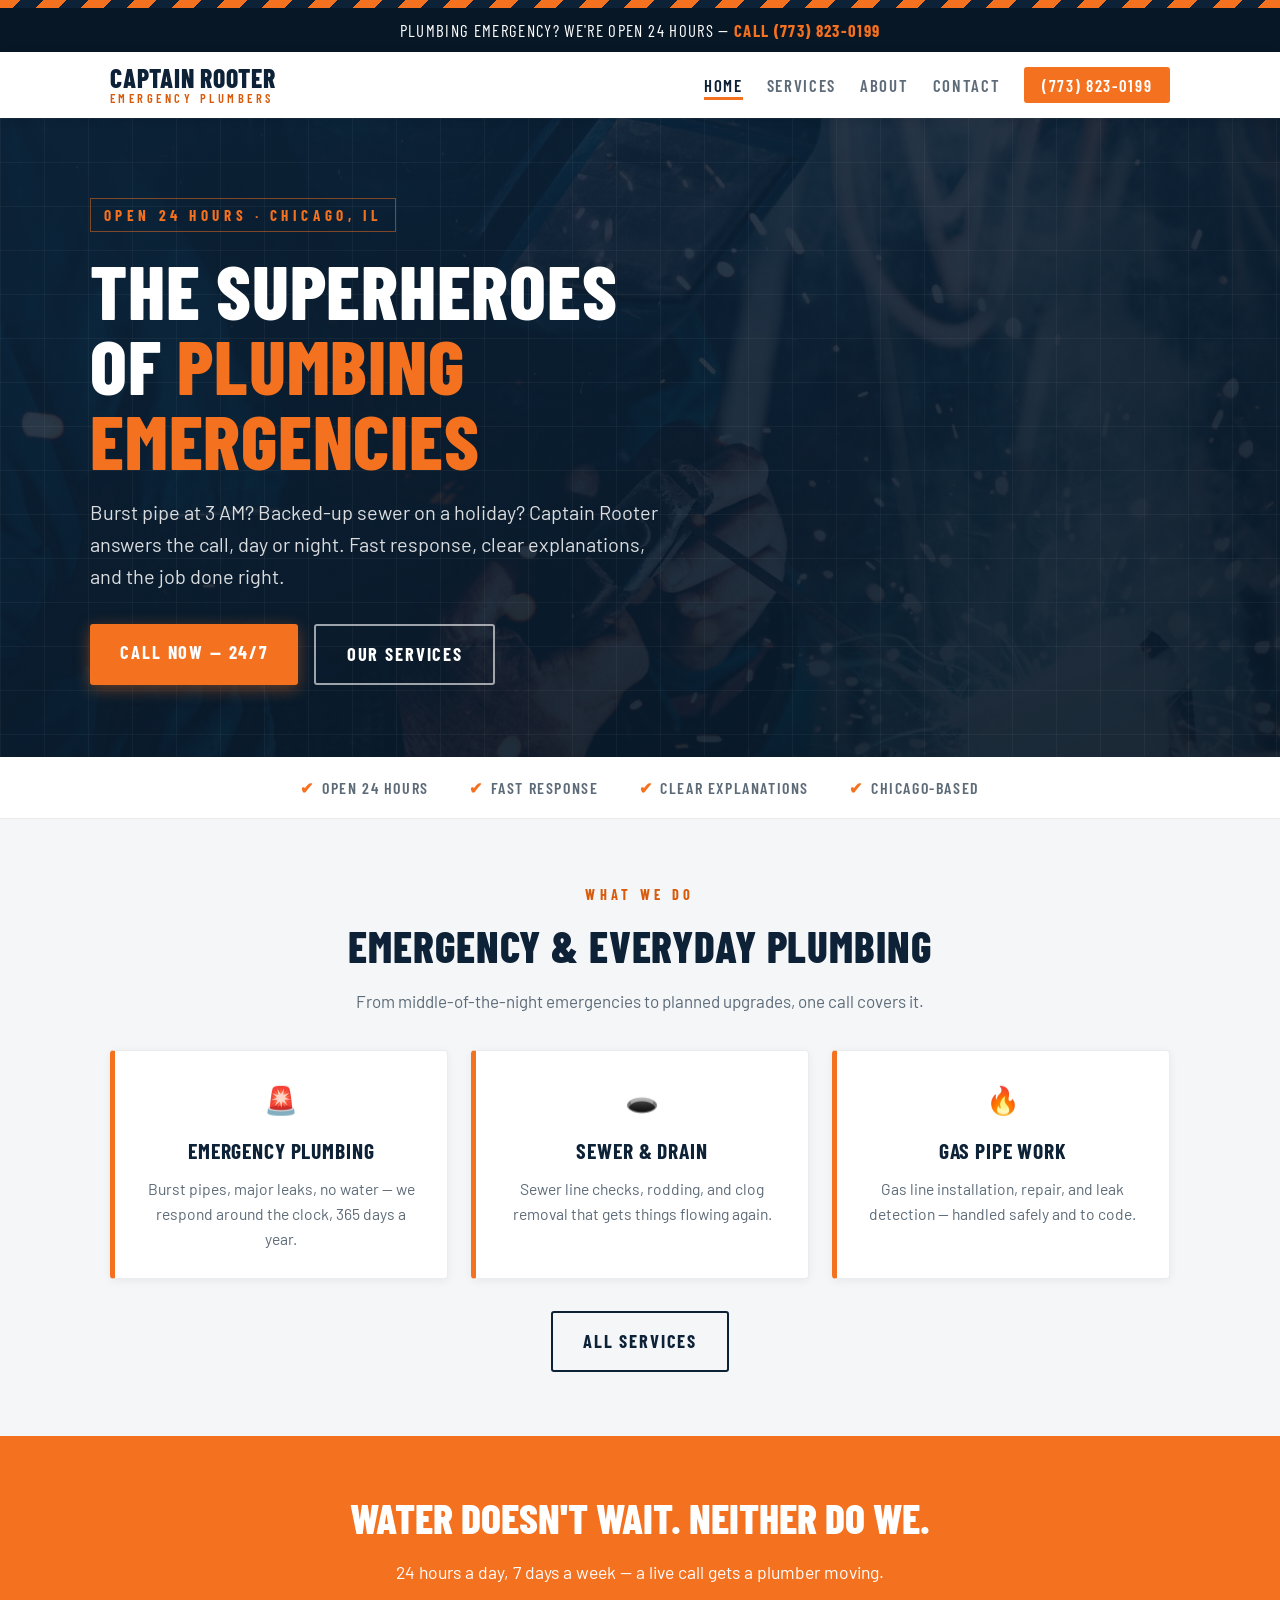
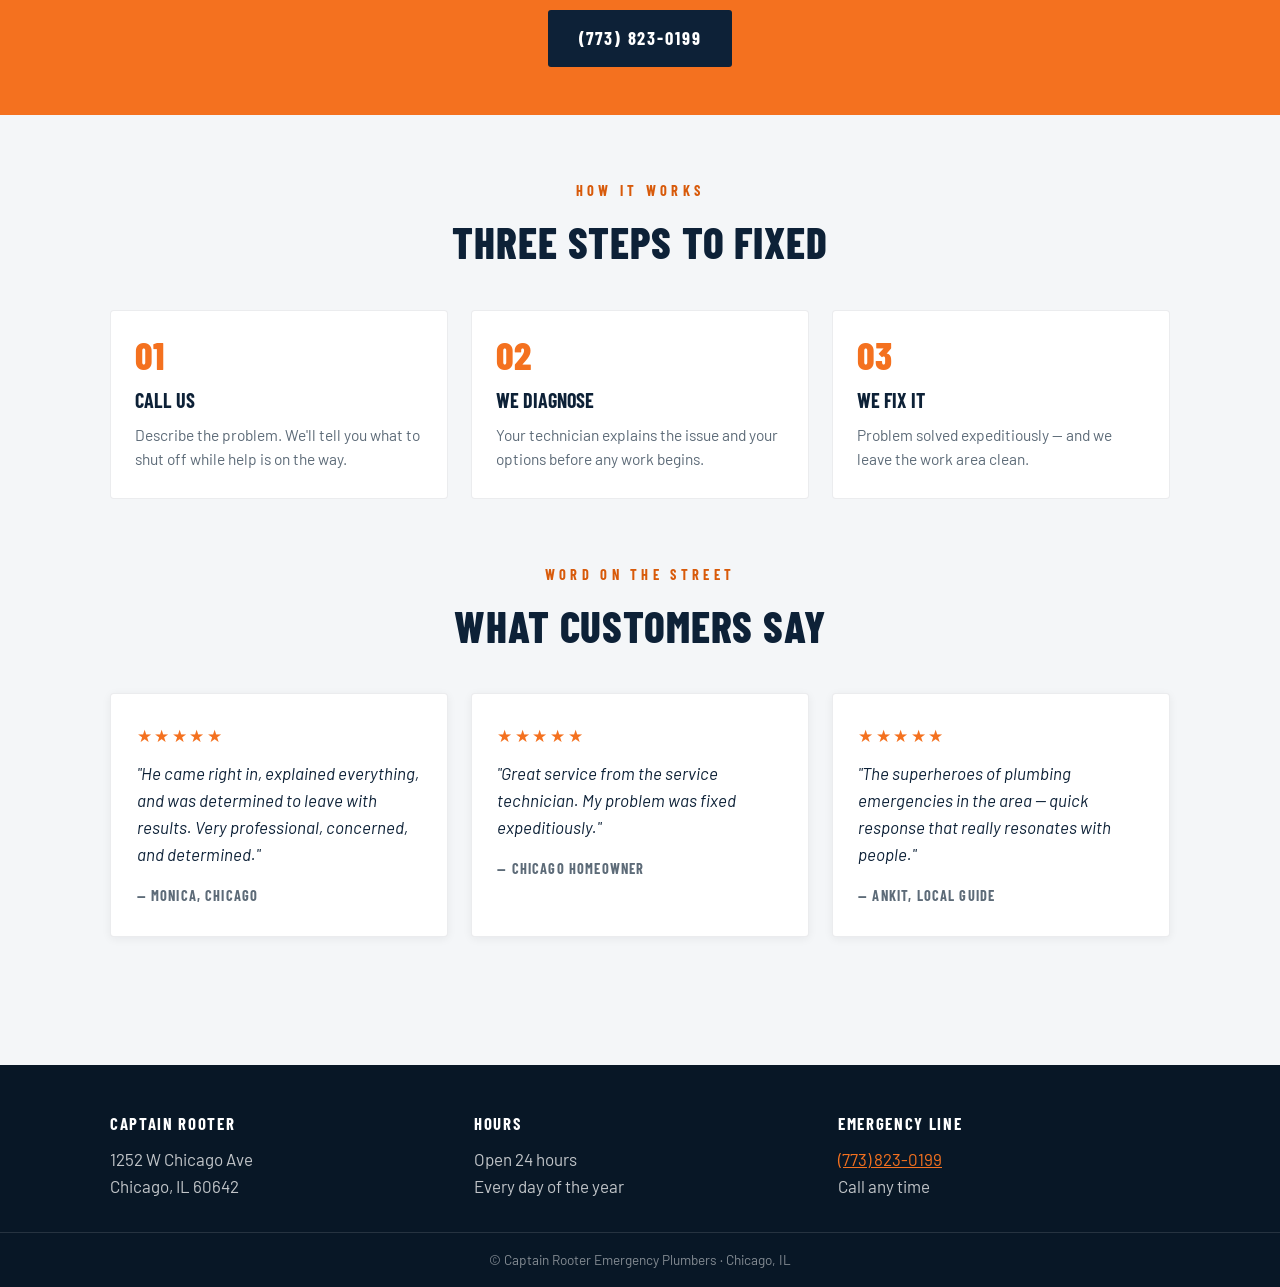
<file: index.html>
<!DOCTYPE html>
<html lang="en">
<head>
  <meta charset="UTF-8">
  <meta name="viewport" content="width=device-width, initial-scale=1.0">
  <title>Captain Rooter Emergency Plumbers — 24 Hour Plumber in Chicago, IL</title>
  <meta name="description" content="Captain Rooter Emergency Plumbers serves Chicago 24 hours a day. Emergency plumbing, sewer & drain, gas pipe work, water heaters and more. Call (773) 823-0199.">
  <link rel="preconnect" href="https://fonts.googleapis.com">
  <link rel="preconnect" href="https://fonts.gstatic.com" crossorigin>
  <link href="https://fonts.googleapis.com/css2?family=Barlow+Condensed:wght@600;700;800&family=Barlow:ital,wght@0,400;0,600;1,400&display=swap" rel="stylesheet">
  <link rel="stylesheet" href="css/style.css">
</head>
<body>

  <div class="hazard" aria-hidden="true"></div>
  <div class="emergency-bar">
    Plumbing emergency? We're open 24 hours — <a href="tel:+17738230199">Call (773) 823-0199</a>
  </div>

  <header class="site-header">
    <div class="header-inner">
      <a class="brand" href="index.html">Captain Rooter<span class="brand-sub">Emergency Plumbers</span></a>
      <button class="nav-toggle" aria-expanded="false" aria-controls="site-nav" aria-label="Toggle menu">☰</button>
      <nav class="site-nav" id="site-nav">
        <ul>
          <li><a href="index.html" aria-current="page">Home</a></li>
          <li><a href="services.html">Services</a></li>
          <li><a href="about.html">About</a></li>
          <li><a href="contact.html">Contact</a></li>
          <li><a class="nav-call" href="tel:+17738230199">(773) 823-0199</a></li>
        </ul>
      </nav>
    </div>
  </header>

  <main>
    <section class="hero" style="background-image: linear-gradient(160deg, rgba(13,33,55,0.86), rgba(8,23,38,0.93)), url('images/hero-welder.jpg'); background-size: cover; background-position: center;">
      <div class="hero-inner">
        <p class="eyebrow reveal">Open 24 hours · Chicago, IL</p>
        <h1 class="reveal">The superheroes of <span class="accent">plumbing emergencies</span></h1>
        <p class="lede reveal">
          Burst pipe at 3 AM? Backed-up sewer on a holiday? Captain Rooter answers the call,
          day or night. Fast response, clear explanations, and the job done right.
        </p>
        <div class="btn-row reveal">
          <a class="btn btn-call" href="tel:+17738230199">Call Now — 24/7</a>
          <a class="btn btn-ghost" href="services.html">Our Services</a>
        </div>
      </div>
    </section>

    <div class="trust-strip">
      <div class="trust-strip-inner">
        <span>Open 24 hours</span>
        <span>Fast response</span>
        <span>Clear explanations</span>
        <span>Chicago-based</span>
      </div>
    </div>

    <section class="section">
      <div class="wrap center">
        <p class="section-kicker">What we do</p>
        <h2 class="section-title">Emergency &amp; everyday plumbing</h2>
        <p class="section-sub">From middle-of-the-night emergencies to planned upgrades, one call covers it.</p>
        <div class="card-grid">
          <article class="service-card">
            <span class="icon" aria-hidden="true">🚨</span>
            <h3>Emergency Plumbing</h3>
            <p>Burst pipes, major leaks, no water — we respond around the clock, 365 days a year.</p>
          </article>
          <article class="service-card">
            <span class="icon" aria-hidden="true">🕳️</span>
            <h3>Sewer &amp; Drain</h3>
            <p>Sewer line checks, rodding, and clog removal that gets things flowing again.</p>
          </article>
          <article class="service-card">
            <span class="icon" aria-hidden="true">🔥</span>
            <h3>Gas Pipe Work</h3>
            <p>Gas line installation, repair, and leak detection — handled safely and to code.</p>
          </article>
        </div>
        <p style="margin-top:2rem;">
          <a class="btn btn-ghost-dark" href="services.html">All Services</a>
        </p>
      </div>
    </section>

    <section class="cta-band">
      <h2>Water doesn't wait. Neither do we.</h2>
      <p>24 hours a day, 7 days a week — a live call gets a plumber moving.</p>
      <a class="btn" href="tel:+17738230199">(773) 823-0199</a>
    </section>

    <section class="section">
      <div class="wrap center">
        <p class="section-kicker">How it works</p>
        <h2 class="section-title">Three steps to fixed</h2>
        <div class="steps" style="margin-top:2rem; text-align:left;">
          <div class="step">
            <h3>Call us</h3>
            <p>Describe the problem. We'll tell you what to shut off while help is on the way.</p>
          </div>
          <div class="step">
            <h3>We diagnose</h3>
            <p>Your technician explains the issue and your options before any work begins.</p>
          </div>
          <div class="step">
            <h3>We fix it</h3>
            <p>Problem solved expeditiously — and we leave the work area clean.</p>
          </div>
        </div>
      </div>
    </section>

    <section class="section" style="padding-top:0;">
      <div class="wrap center">
        <p class="section-kicker">Word on the street</p>
        <h2 class="section-title">What customers say</h2>
        <div class="card-grid" style="margin-top:2rem; text-align:left;">
          <article class="review-card">
            <div class="stars" aria-label="5 stars">★★★★★</div>
            <blockquote>"He came right in, explained everything, and was determined to leave with results. Very professional, concerned, and determined."</blockquote>
            <cite>— Monica, Chicago</cite>
          </article>
          <article class="review-card">
            <div class="stars" aria-label="5 stars">★★★★★</div>
            <blockquote>"Great service from the service technician. My problem was fixed expeditiously."</blockquote>
            <cite>— Chicago homeowner</cite>
          </article>
          <article class="review-card">
            <div class="stars" aria-label="5 stars">★★★★★</div>
            <blockquote>"The superheroes of plumbing emergencies in the area — quick response that really resonates with people."</blockquote>
            <cite>— Ankit, Local Guide</cite>
          </article>
        </div>
      </div>
    </section>
  </main>

  <footer class="site-footer">
    <div class="footer-inner">
      <div>
        <h4>Captain Rooter</h4>
        <p>1252 W Chicago Ave<br>Chicago, IL 60642</p>
      </div>
      <div>
        <h4>Hours</h4>
        <p>Open 24 hours<br>Every day of the year</p>
      </div>
      <div>
        <h4>Emergency Line</h4>
        <p><a href="tel:+17738230199">(773) 823-0199</a><br>Call any time</p>
      </div>
    </div>
    <div class="footer-bottom">© Captain Rooter Emergency Plumbers · Chicago, IL</div>
  </footer>

  <script>
    const toggle = document.querySelector(".nav-toggle");
    const nav = document.querySelector(".site-nav");
    toggle.addEventListener("click", () => {
      const open = nav.classList.toggle("open");
      toggle.setAttribute("aria-expanded", open);
    });
  </script>
</body>
</html>
</file>
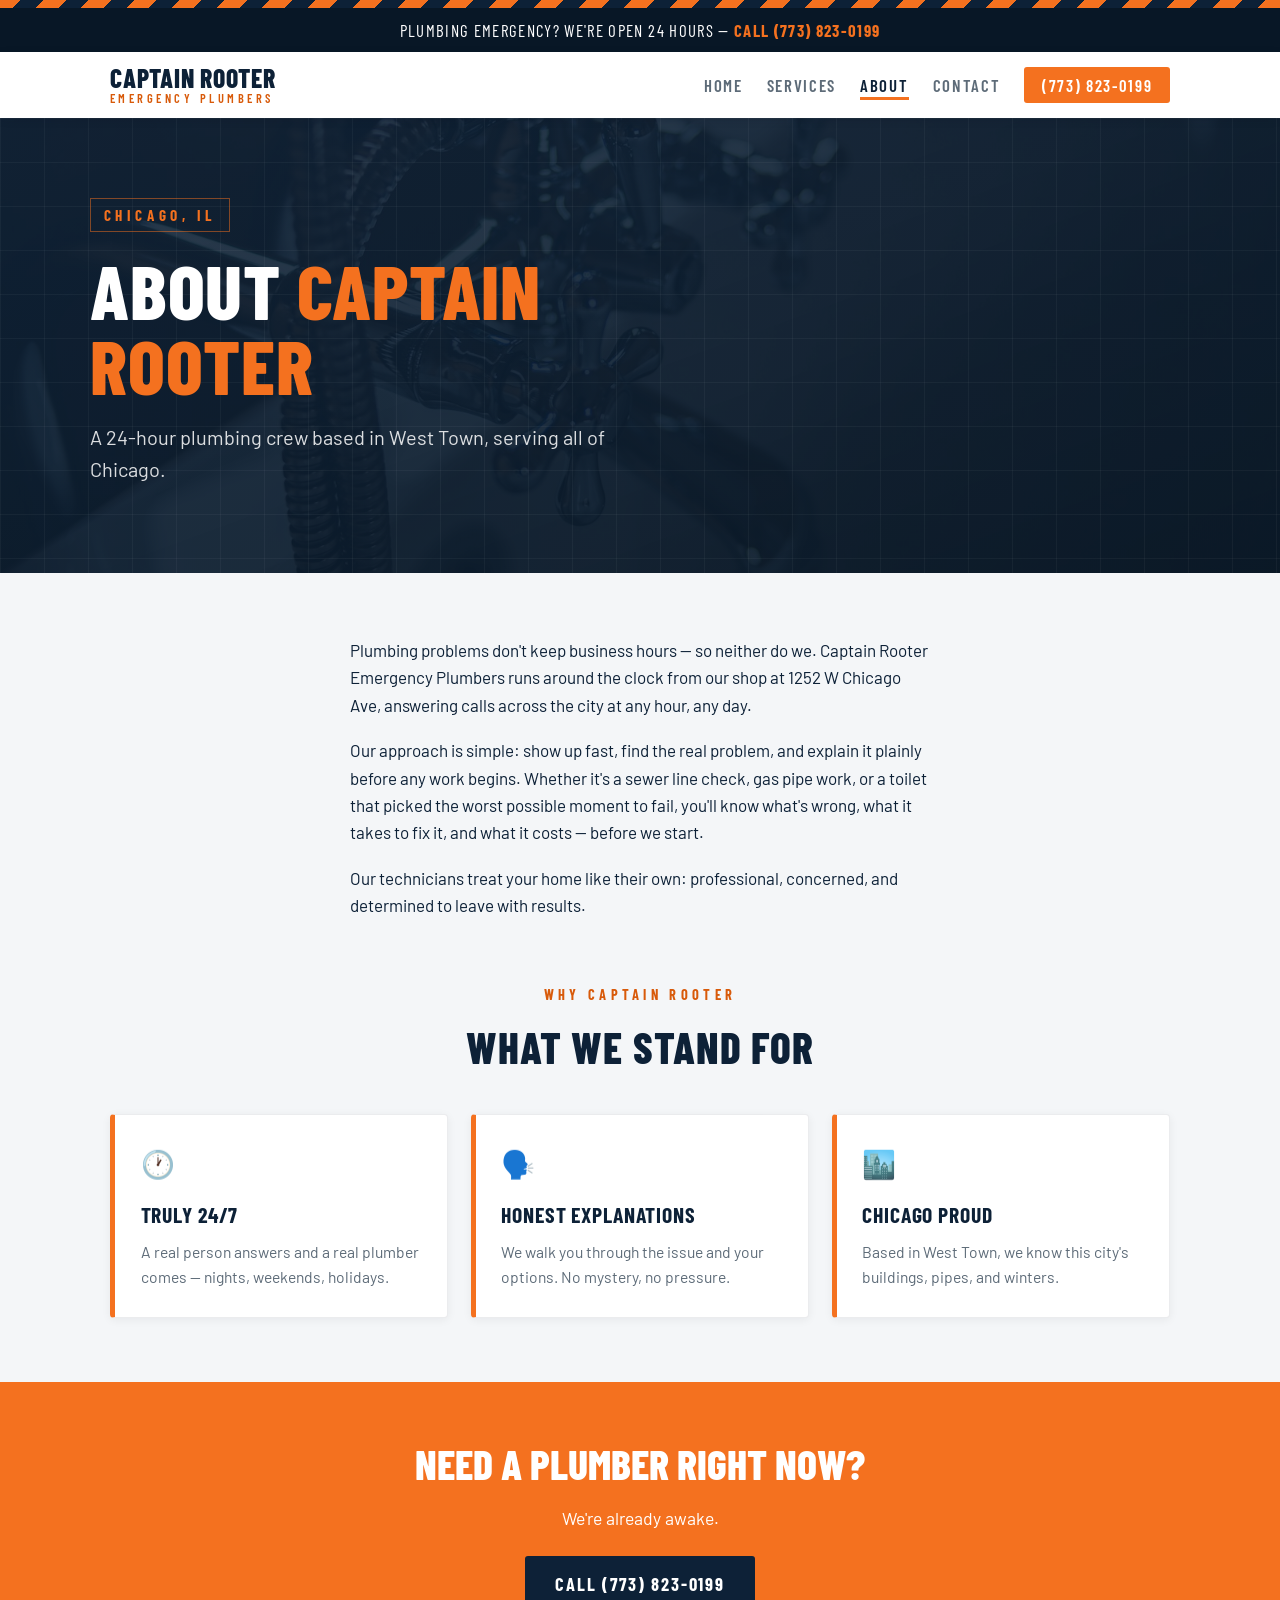
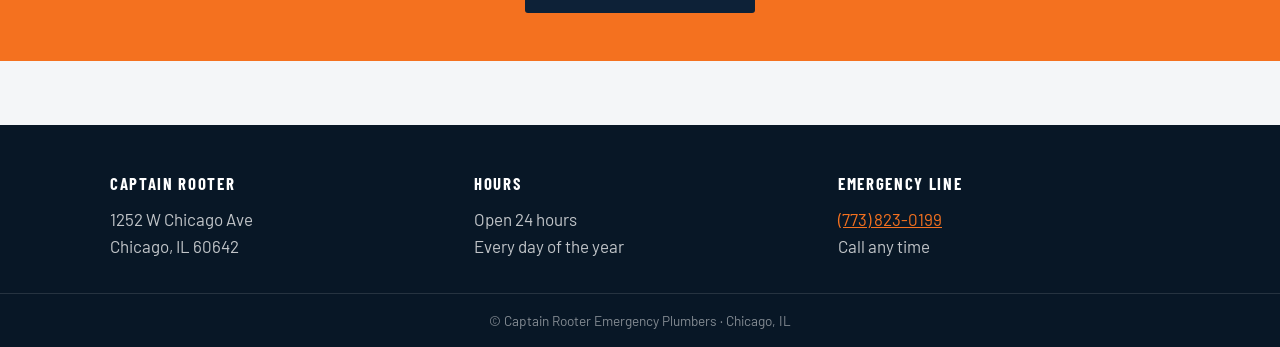
<file: about.html>
<!DOCTYPE html>
<html lang="en">
<head>
  <meta charset="UTF-8">
  <meta name="viewport" content="width=device-width, initial-scale=1.0">
  <title>About — Captain Rooter Emergency Plumbers, Chicago IL</title>
  <meta name="description" content="About Captain Rooter Emergency Plumbers — a 24-hour plumbing company serving Chicago from West Town. Honest explanations, fast response.">
  <link rel="preconnect" href="https://fonts.googleapis.com">
  <link rel="preconnect" href="https://fonts.gstatic.com" crossorigin>
  <link href="https://fonts.googleapis.com/css2?family=Barlow+Condensed:wght@600;700;800&family=Barlow:ital,wght@0,400;0,600;1,400&display=swap" rel="stylesheet">
  <link rel="stylesheet" href="css/style.css">
</head>
<body>

  <div class="hazard" aria-hidden="true"></div>
  <div class="emergency-bar">
    Plumbing emergency? We're open 24 hours — <a href="tel:+17738230199">Call (773) 823-0199</a>
  </div>

  <header class="site-header">
    <div class="header-inner">
      <a class="brand" href="index.html">Captain Rooter<span class="brand-sub">Emergency Plumbers</span></a>
      <button class="nav-toggle" aria-expanded="false" aria-controls="site-nav" aria-label="Toggle menu">☰</button>
      <nav class="site-nav" id="site-nav">
        <ul>
          <li><a href="index.html">Home</a></li>
          <li><a href="services.html">Services</a></li>
          <li><a href="about.html" aria-current="page">About</a></li>
          <li><a href="contact.html">Contact</a></li>
          <li><a class="nav-call" href="tel:+17738230199">(773) 823-0199</a></li>
        </ul>
      </nav>
    </div>
  </header>

  <main>
    <section class="hero" style="padding-bottom:3.5rem; background-image: linear-gradient(160deg, rgba(13,33,55,0.88), rgba(8,23,38,0.94)), url('images/tub-faucet.jpg'); background-size: cover; background-position: center;">
      <div class="hero-inner">
        <p class="eyebrow reveal">Chicago, IL</p>
        <h1 class="reveal">About <span class="accent">Captain Rooter</span></h1>
        <p class="lede reveal">A 24-hour plumbing crew based in West Town, serving all of Chicago.</p>
      </div>
    </section>

    <section class="section">
      <div class="wrap prose">
        <p>
          Plumbing problems don't keep business hours — so neither do we. Captain Rooter
          Emergency Plumbers runs around the clock from our shop at 1252 W Chicago Ave,
          answering calls across the city at any hour, any day.
        </p>
        <p>
          Our approach is simple: show up fast, find the real problem, and explain it
          plainly before any work begins. Whether it's a sewer line check, gas pipe work,
          or a toilet that picked the worst possible moment to fail, you'll know what's
          wrong, what it takes to fix it, and what it costs — before we start.
        </p>
        <p>
          Our technicians treat your home like their own: professional, concerned, and
          determined to leave with results.
        </p>
      </div>
    </section>

    <section class="section" style="padding-top:0;">
      <div class="wrap center">
        <p class="section-kicker">Why Captain Rooter</p>
        <h2 class="section-title">What we stand for</h2>
        <div class="card-grid" style="margin-top:2rem; text-align:left;">
          <article class="service-card">
            <span class="icon" aria-hidden="true">🕐</span>
            <h3>Truly 24/7</h3>
            <p>A real person answers and a real plumber comes — nights, weekends, holidays.</p>
          </article>
          <article class="service-card">
            <span class="icon" aria-hidden="true">🗣️</span>
            <h3>Honest Explanations</h3>
            <p>We walk you through the issue and your options. No mystery, no pressure.</p>
          </article>
          <article class="service-card">
            <span class="icon" aria-hidden="true">🏙️</span>
            <h3>Chicago Proud</h3>
            <p>Based in West Town, we know this city's buildings, pipes, and winters.</p>
          </article>
        </div>
      </div>
    </section>

    <section class="cta-band">
      <h2>Need a plumber right now?</h2>
      <p>We're already awake.</p>
      <a class="btn" href="tel:+17738230199">Call (773) 823-0199</a>
    </section>
  </main>

  <footer class="site-footer">
    <div class="footer-inner">
      <div>
        <h4>Captain Rooter</h4>
        <p>1252 W Chicago Ave<br>Chicago, IL 60642</p>
      </div>
      <div>
        <h4>Hours</h4>
        <p>Open 24 hours<br>Every day of the year</p>
      </div>
      <div>
        <h4>Emergency Line</h4>
        <p><a href="tel:+17738230199">(773) 823-0199</a><br>Call any time</p>
      </div>
    </div>
    <div class="footer-bottom">© Captain Rooter Emergency Plumbers · Chicago, IL</div>
  </footer>

  <script>
    const toggle = document.querySelector(".nav-toggle");
    const nav = document.querySelector(".site-nav");
    toggle.addEventListener("click", () => {
      const open = nav.classList.toggle("open");
      toggle.setAttribute("aria-expanded", open);
    });
  </script>
</body>
</html>
</file>
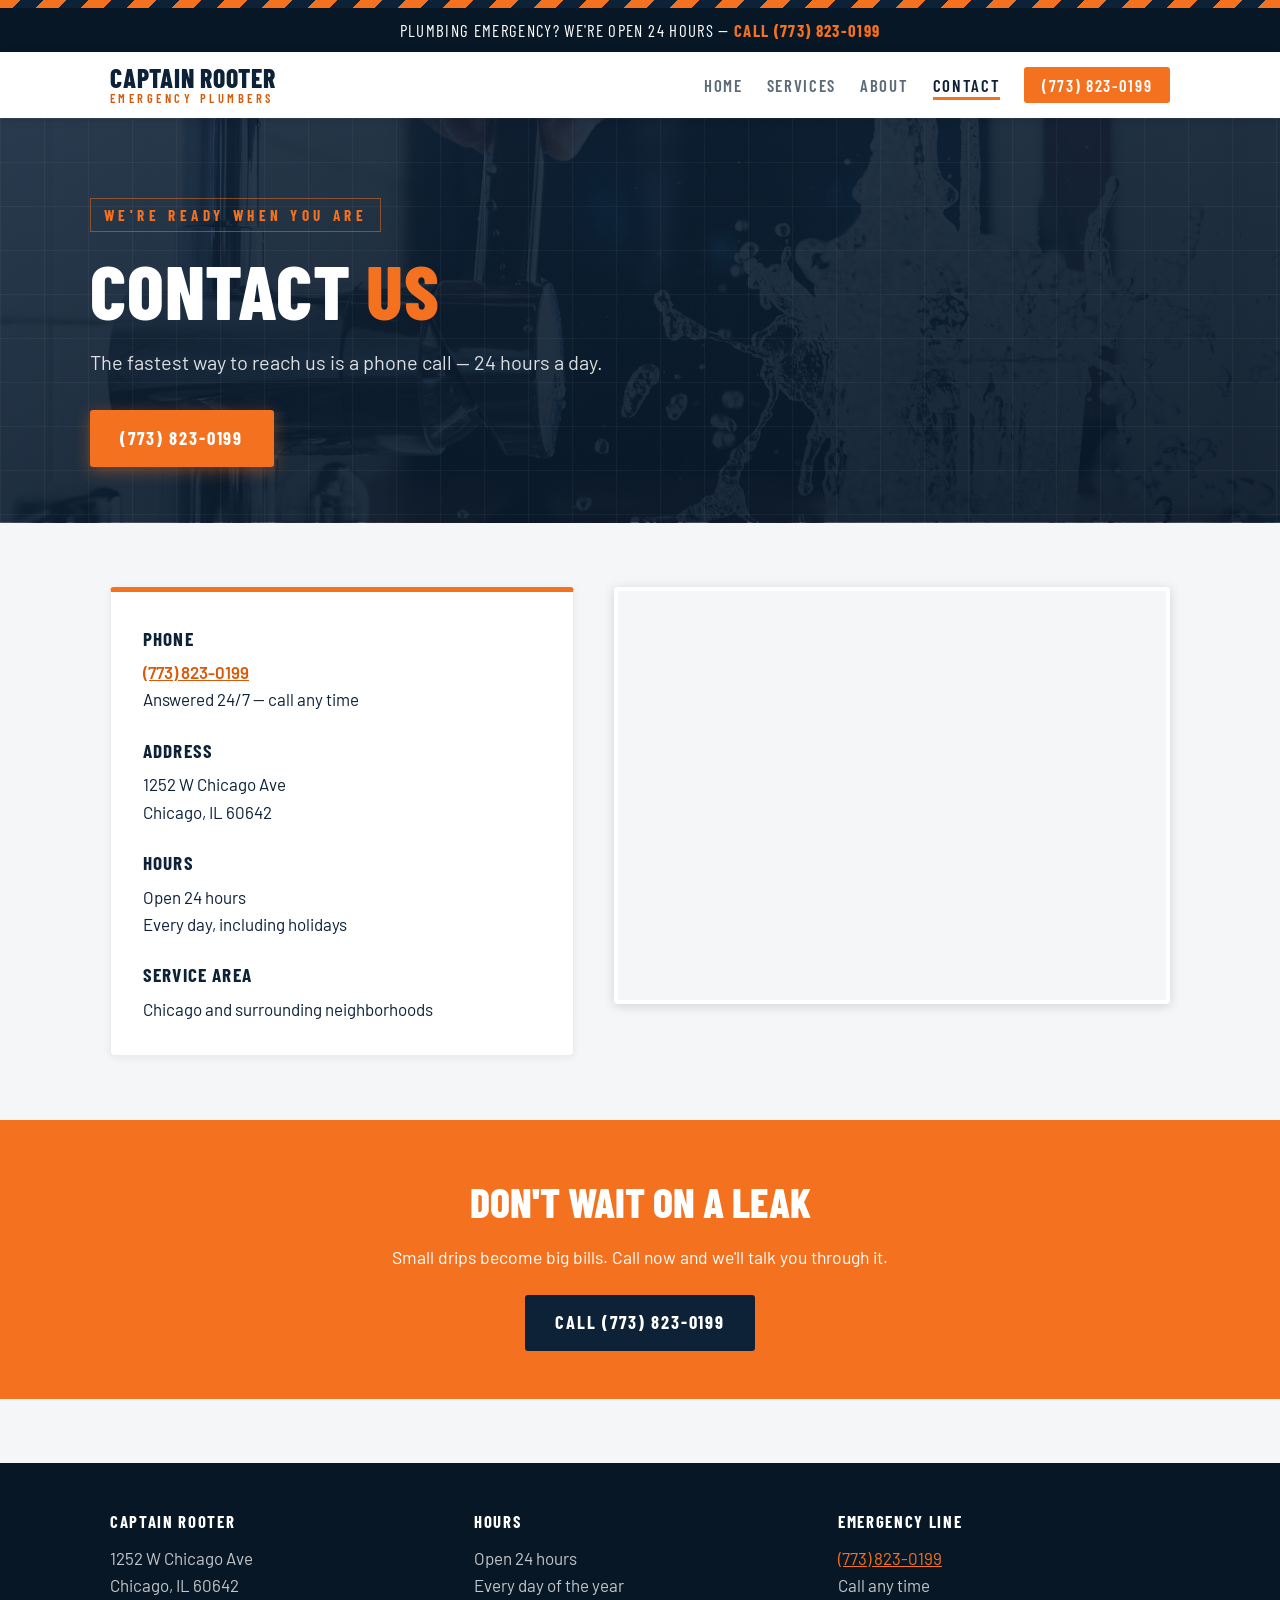
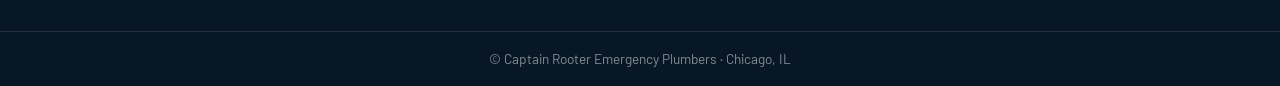
<file: contact.html>
<!DOCTYPE html>
<html lang="en">
<head>
  <meta charset="UTF-8">
  <meta name="viewport" content="width=device-width, initial-scale=1.0">
  <title>Contact — Captain Rooter Emergency Plumbers, Chicago IL</title>
  <meta name="description" content="Contact Captain Rooter Emergency Plumbers: 1252 W Chicago Ave, Chicago, IL 60642. Open 24 hours. Call (773) 823-0199.">
  <link rel="preconnect" href="https://fonts.googleapis.com">
  <link rel="preconnect" href="https://fonts.gstatic.com" crossorigin>
  <link href="https://fonts.googleapis.com/css2?family=Barlow+Condensed:wght@600;700;800&family=Barlow:ital,wght@0,400;0,600;1,400&display=swap" rel="stylesheet">
  <link rel="stylesheet" href="css/style.css">
</head>
<body>

  <div class="hazard" aria-hidden="true"></div>
  <div class="emergency-bar">
    Plumbing emergency? We're open 24 hours — <a href="tel:+17738230199">Call (773) 823-0199</a>
  </div>

  <header class="site-header">
    <div class="header-inner">
      <a class="brand" href="index.html">Captain Rooter<span class="brand-sub">Emergency Plumbers</span></a>
      <button class="nav-toggle" aria-expanded="false" aria-controls="site-nav" aria-label="Toggle menu">☰</button>
      <nav class="site-nav" id="site-nav">
        <ul>
          <li><a href="index.html">Home</a></li>
          <li><a href="services.html">Services</a></li>
          <li><a href="about.html">About</a></li>
          <li><a href="contact.html" aria-current="page">Contact</a></li>
          <li><a class="nav-call" href="tel:+17738230199">(773) 823-0199</a></li>
        </ul>
      </nav>
    </div>
  </header>

  <main>
    <section class="hero" style="padding-bottom:3.5rem; background-image: linear-gradient(160deg, rgba(13,33,55,0.88), rgba(8,23,38,0.94)), url('images/faucet-splash.jpg'); background-size: cover; background-position: center;">
      <div class="hero-inner">
        <p class="eyebrow reveal">We're ready when you are</p>
        <h1 class="reveal">Contact <span class="accent">Us</span></h1>
        <p class="lede reveal">The fastest way to reach us is a phone call — 24 hours a day.</p>
        <div class="btn-row reveal">
          <a class="btn btn-call" href="tel:+17738230199">(773) 823-0199</a>
        </div>
      </div>
    </section>

    <section class="section">
      <div class="wrap">
        <div class="contact-grid">
          <div class="contact-card">
            <div class="contact-block">
              <h3>Phone</h3>
              <p><a href="tel:+17738230199">(773) 823-0199</a><br>Answered 24/7 — call any time</p>
            </div>
            <div class="contact-block">
              <h3>Address</h3>
              <p>1252 W Chicago Ave<br>Chicago, IL 60642</p>
            </div>
            <div class="contact-block">
              <h3>Hours</h3>
              <p>Open 24 hours<br>Every day, including holidays</p>
            </div>
            <div class="contact-block">
              <h3>Service Area</h3>
              <p>Chicago and surrounding neighborhoods</p>
            </div>
          </div>

          <iframe
            class="map-frame"
            src="https://www.google.com/maps?q=1252+W+Chicago+Ave,+Chicago,+IL+60642&output=embed"
            title="Map showing Captain Rooter Emergency Plumbers at 1252 W Chicago Ave, Chicago, IL"
            loading="lazy"
            referrerpolicy="no-referrer-when-downgrade"
            allowfullscreen>
          </iframe>
        </div>
      </div>
    </section>

    <section class="cta-band">
      <h2>Don't wait on a leak</h2>
      <p>Small drips become big bills. Call now and we'll talk you through it.</p>
      <a class="btn" href="tel:+17738230199">Call (773) 823-0199</a>
    </section>
  </main>

  <footer class="site-footer">
    <div class="footer-inner">
      <div>
        <h4>Captain Rooter</h4>
        <p>1252 W Chicago Ave<br>Chicago, IL 60642</p>
      </div>
      <div>
        <h4>Hours</h4>
        <p>Open 24 hours<br>Every day of the year</p>
      </div>
      <div>
        <h4>Emergency Line</h4>
        <p><a href="tel:+17738230199">(773) 823-0199</a><br>Call any time</p>
      </div>
    </div>
    <div class="footer-bottom">© Captain Rooter Emergency Plumbers · Chicago, IL</div>
  </footer>

  <script>
    const toggle = document.querySelector(".nav-toggle");
    const nav = document.querySelector(".site-nav");
    toggle.addEventListener("click", () => {
      const open = nav.classList.toggle("open");
      toggle.setAttribute("aria-expanded", open);
    });
  </script>
</body>
</html>
</file>
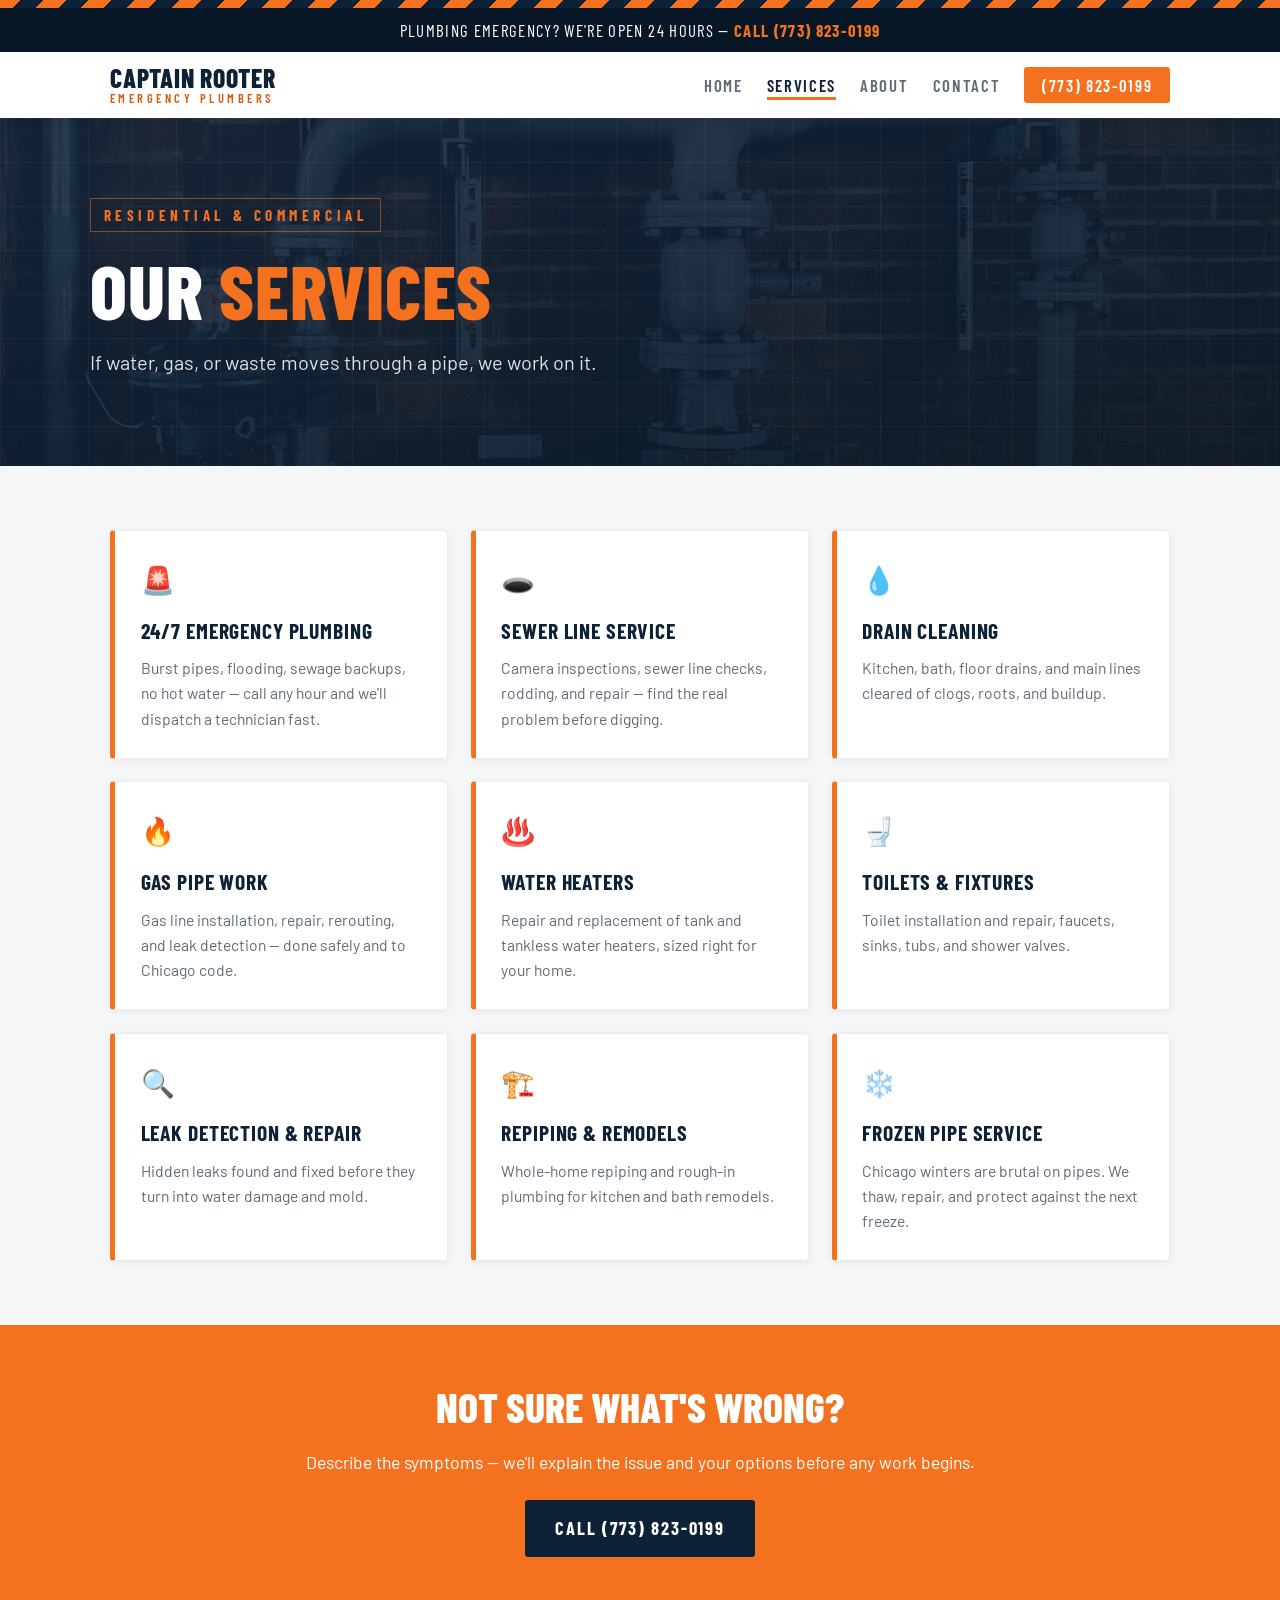
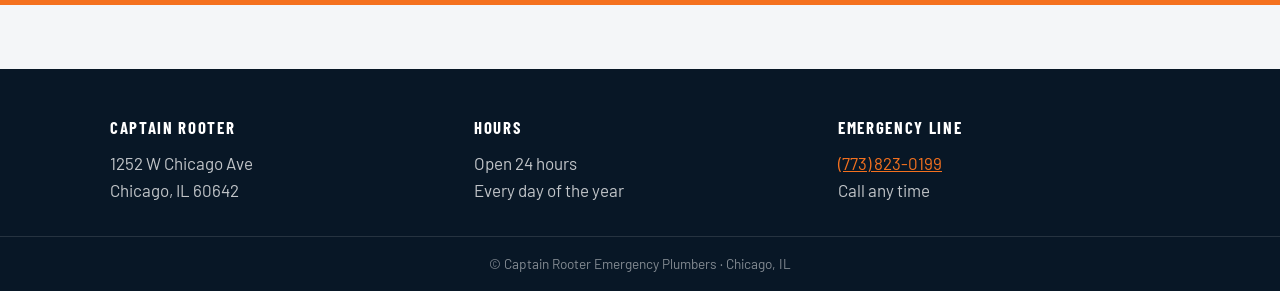
<file: services.html>
<!DOCTYPE html>
<html lang="en">
<head>
  <meta charset="UTF-8">
  <meta name="viewport" content="width=device-width, initial-scale=1.0">
  <title>Services — Captain Rooter Emergency Plumbers, Chicago IL</title>
  <meta name="description" content="Emergency plumbing, sewer & drain, gas pipe work, water heaters, toilets & fixtures, leak repair. 24-hour plumber in Chicago. Call (773) 823-0199.">
  <link rel="preconnect" href="https://fonts.googleapis.com">
  <link rel="preconnect" href="https://fonts.gstatic.com" crossorigin>
  <link href="https://fonts.googleapis.com/css2?family=Barlow+Condensed:wght@600;700;800&family=Barlow:ital,wght@0,400;0,600;1,400&display=swap" rel="stylesheet">
  <link rel="stylesheet" href="css/style.css">
</head>
<body>

  <div class="hazard" aria-hidden="true"></div>
  <div class="emergency-bar">
    Plumbing emergency? We're open 24 hours — <a href="tel:+17738230199">Call (773) 823-0199</a>
  </div>

  <header class="site-header">
    <div class="header-inner">
      <a class="brand" href="index.html">Captain Rooter<span class="brand-sub">Emergency Plumbers</span></a>
      <button class="nav-toggle" aria-expanded="false" aria-controls="site-nav" aria-label="Toggle menu">☰</button>
      <nav class="site-nav" id="site-nav">
        <ul>
          <li><a href="index.html">Home</a></li>
          <li><a href="services.html" aria-current="page">Services</a></li>
          <li><a href="about.html">About</a></li>
          <li><a href="contact.html">Contact</a></li>
          <li><a class="nav-call" href="tel:+17738230199">(773) 823-0199</a></li>
        </ul>
      </nav>
    </div>
  </header>

  <main>
    <section class="hero" style="padding-bottom:3.5rem; background-image: linear-gradient(160deg, rgba(13,33,55,0.86), rgba(8,23,38,0.93)), url('images/gas-pipes.jpg'); background-size: cover; background-position: center;">
      <div class="hero-inner">
        <p class="eyebrow reveal">Residential &amp; commercial</p>
        <h1 class="reveal">Our <span class="accent">Services</span></h1>
        <p class="lede reveal">If water, gas, or waste moves through a pipe, we work on it.</p>
      </div>
    </section>

    <section class="section">
      <div class="wrap">
        <div class="card-grid">
          <article class="service-card">
            <span class="icon" aria-hidden="true">🚨</span>
            <h3>24/7 Emergency Plumbing</h3>
            <p>Burst pipes, flooding, sewage backups, no hot water — call any hour and we'll dispatch a technician fast.</p>
          </article>
          <article class="service-card">
            <span class="icon" aria-hidden="true">🕳️</span>
            <h3>Sewer Line Service</h3>
            <p>Camera inspections, sewer line checks, rodding, and repair — find the real problem before digging.</p>
          </article>
          <article class="service-card">
            <span class="icon" aria-hidden="true">💧</span>
            <h3>Drain Cleaning</h3>
            <p>Kitchen, bath, floor drains, and main lines cleared of clogs, roots, and buildup.</p>
          </article>
          <article class="service-card">
            <span class="icon" aria-hidden="true">🔥</span>
            <h3>Gas Pipe Work</h3>
            <p>Gas line installation, repair, rerouting, and leak detection — done safely and to Chicago code.</p>
          </article>
          <article class="service-card">
            <span class="icon" aria-hidden="true">♨️</span>
            <h3>Water Heaters</h3>
            <p>Repair and replacement of tank and tankless water heaters, sized right for your home.</p>
          </article>
          <article class="service-card">
            <span class="icon" aria-hidden="true">🚽</span>
            <h3>Toilets &amp; Fixtures</h3>
            <p>Toilet installation and repair, faucets, sinks, tubs, and shower valves.</p>
          </article>
          <article class="service-card">
            <span class="icon" aria-hidden="true">🔍</span>
            <h3>Leak Detection &amp; Repair</h3>
            <p>Hidden leaks found and fixed before they turn into water damage and mold.</p>
          </article>
          <article class="service-card">
            <span class="icon" aria-hidden="true">🏗️</span>
            <h3>Repiping &amp; Remodels</h3>
            <p>Whole-home repiping and rough-in plumbing for kitchen and bath remodels.</p>
          </article>
          <article class="service-card">
            <span class="icon" aria-hidden="true">❄️</span>
            <h3>Frozen Pipe Service</h3>
            <p>Chicago winters are brutal on pipes. We thaw, repair, and protect against the next freeze.</p>
          </article>
        </div>
      </div>
    </section>

    <section class="cta-band">
      <h2>Not sure what's wrong?</h2>
      <p>Describe the symptoms — we'll explain the issue and your options before any work begins.</p>
      <a class="btn" href="tel:+17738230199">Call (773) 823-0199</a>
    </section>
  </main>

  <footer class="site-footer">
    <div class="footer-inner">
      <div>
        <h4>Captain Rooter</h4>
        <p>1252 W Chicago Ave<br>Chicago, IL 60642</p>
      </div>
      <div>
        <h4>Hours</h4>
        <p>Open 24 hours<br>Every day of the year</p>
      </div>
      <div>
        <h4>Emergency Line</h4>
        <p><a href="tel:+17738230199">(773) 823-0199</a><br>Call any time</p>
      </div>
    </div>
    <div class="footer-bottom">© Captain Rooter Emergency Plumbers · Chicago, IL</div>
  </footer>

  <script>
    const toggle = document.querySelector(".nav-toggle");
    const nav = document.querySelector(".site-nav");
    toggle.addEventListener("click", () => {
      const open = nav.classList.toggle("open");
      toggle.setAttribute("aria-expanded", open);
    });
  </script>
</body>
</html>
</file>
<file: css/style.css>
/* ==========================================================================
   Captain Rooter Emergency Plumbers — Industrial / Utilitarian
   Palette: deep navy, safety orange, steel gray, white
   Type: Barlow Condensed (display) + Barlow (body)
   ========================================================================== */

:root {
  --navy: #0d2137;
  --navy-deep: #081726;
  --orange: #f4711f;
  --orange-deep: #d85a0a;
  --steel: #5d6b78;
  --paper: #f4f6f8;
  --white: #ffffff;
  --font-display: "Barlow Condensed", "Arial Narrow", sans-serif;
  --font-body: "Barlow", "Helvetica Neue", sans-serif;
}

* { box-sizing: border-box; margin: 0; padding: 0; }

html { scroll-behavior: smooth; }

body {
  font-family: var(--font-body);
  font-size: 1.0625rem;
  line-height: 1.6;
  color: var(--navy);
  background: var(--paper);
}

img { max-width: 100%; display: block; }

a { color: var(--orange-deep); }

/* ---- Hazard stripe ----------------------------------------------------- */

.hazard {
  height: 8px;
  background: repeating-linear-gradient(
    -45deg,
    var(--orange) 0 16px,
    var(--navy) 16px 32px
  );
}

/* ---- Emergency top bar -------------------------------------------------- */

.emergency-bar {
  background: var(--navy-deep);
  color: var(--white);
  text-align: center;
  padding: 0.55rem 1rem;
  font-family: var(--font-display);
  font-size: 1.05rem;
  letter-spacing: 0.08em;
  text-transform: uppercase;
}
.emergency-bar a {
  color: var(--orange);
  font-weight: 700;
  text-decoration: none;
}
.emergency-bar a:hover { text-decoration: underline; }

/* ---- Header ------------------------------------------------------------- */

.site-header {
  position: sticky;
  top: 0;
  z-index: 50;
  background: var(--white);
  box-shadow: 0 2px 8px rgba(8, 23, 38, 0.12);
}

.header-inner {
  max-width: 1100px;
  margin: 0 auto;
  padding: 0.8rem 1.25rem;
  display: flex;
  align-items: center;
  justify-content: space-between;
  gap: 1rem;
}

.brand {
  font-family: var(--font-display);
  font-weight: 800;
  font-size: 1.6rem;
  letter-spacing: 0.03em;
  text-transform: uppercase;
  color: var(--navy);
  text-decoration: none;
  line-height: 1.05;
}
.brand .brand-sub {
  display: block;
  font-size: 0.78rem;
  letter-spacing: 0.28em;
  color: var(--orange-deep);
  font-weight: 600;
}

.site-nav ul {
  list-style: none;
  display: flex;
  gap: 1.5rem;
  align-items: center;
}

.site-nav a {
  text-decoration: none;
  color: var(--steel);
  font-family: var(--font-display);
  font-weight: 600;
  font-size: 1.05rem;
  letter-spacing: 0.1em;
  text-transform: uppercase;
  padding-bottom: 0.15rem;
  border-bottom: 3px solid transparent;
  transition: color 0.2s, border-color 0.2s;
}
.site-nav a:hover { color: var(--navy); }
.site-nav a[aria-current="page"] {
  color: var(--navy);
  border-bottom-color: var(--orange);
}

.nav-call {
  background: var(--orange);
  color: var(--white) !important;
  padding: 0.5rem 1.1rem !important;
  border-radius: 3px;
  border-bottom: none !important;
}
.nav-call:hover { background: var(--orange-deep); color: var(--white) !important; }

.nav-toggle {
  display: none;
  background: none;
  border: 2px solid var(--navy);
  border-radius: 4px;
  color: var(--navy);
  font-size: 1.3rem;
  line-height: 1;
  padding: 0.3rem 0.55rem;
  cursor: pointer;
}

/* ---- Hero ------------------------------------------------------------------ */

.hero {
  background:
    radial-gradient(ellipse at 80% 20%, rgba(244, 113, 31, 0.18), transparent 55%),
    linear-gradient(160deg, var(--navy) 0%, var(--navy-deep) 100%);
  color: var(--white);
  padding: 5rem 1.25rem 4.5rem;
  position: relative;
  overflow: hidden;
}

/* pipe-grid texture */
.hero::before {
  content: "";
  position: absolute;
  inset: 0;
  background-image:
    linear-gradient(rgba(255,255,255,0.04) 1px, transparent 1px),
    linear-gradient(90deg, rgba(255,255,255,0.04) 1px, transparent 1px);
  background-size: 44px 44px;
  pointer-events: none;
}

.hero-inner {
  max-width: 1100px;
  margin: 0 auto;
  position: relative;
}

.hero .eyebrow {
  display: inline-block;
  font-family: var(--font-display);
  font-weight: 700;
  font-size: 0.95rem;
  letter-spacing: 0.3em;
  text-transform: uppercase;
  color: var(--orange);
  border: 1px solid rgba(244, 113, 31, 0.5);
  padding: 0.25rem 0.8rem;
  margin-bottom: 1.2rem;
}

.hero h1 {
  font-family: var(--font-display);
  font-weight: 800;
  font-size: clamp(2.6rem, 7vw, 4.8rem);
  line-height: 0.98;
  text-transform: uppercase;
  letter-spacing: 0.01em;
  max-width: 16ch;
  margin-bottom: 1.2rem;
}

.hero h1 .accent { color: var(--orange); }

.hero .lede {
  font-size: clamp(1.05rem, 2vw, 1.25rem);
  color: rgba(255, 255, 255, 0.85);
  max-width: 52ch;
  margin-bottom: 2rem;
}

.btn {
  display: inline-block;
  font-family: var(--font-display);
  font-weight: 700;
  font-size: 1.15rem;
  letter-spacing: 0.1em;
  text-transform: uppercase;
  text-decoration: none;
  padding: 0.85rem 1.9rem;
  border-radius: 3px;
  transition: background 0.2s, color 0.2s, transform 0.15s;
}

.btn-call {
  background: var(--orange);
  color: var(--white);
  box-shadow: 0 4px 16px rgba(244, 113, 31, 0.4);
}
.btn-call:hover { background: var(--orange-deep); color: var(--white); transform: translateY(-1px); }

.btn-ghost {
  border: 2px solid rgba(255, 255, 255, 0.6);
  color: var(--white);
}
.btn-ghost:hover { background: var(--white); color: var(--navy); }

.btn-ghost-dark {
  border: 2px solid var(--navy);
  color: var(--navy);
}
.btn-ghost-dark:hover { background: var(--navy); color: var(--white); }

.btn-row { display: flex; gap: 1rem; flex-wrap: wrap; }

/* ---- Trust strip ------------------------------------------------------------- */

.trust-strip {
  background: var(--white);
  border-bottom: 1px solid rgba(8, 23, 38, 0.08);
}
.trust-strip-inner {
  max-width: 1100px;
  margin: 0 auto;
  padding: 1.1rem 1.25rem;
  display: flex;
  flex-wrap: wrap;
  gap: 0.6rem 2.5rem;
  justify-content: center;
  font-family: var(--font-display);
  font-weight: 600;
  letter-spacing: 0.1em;
  text-transform: uppercase;
  font-size: 1rem;
  color: var(--steel);
}
.trust-strip-inner span::before {
  content: "✔";
  color: var(--orange);
  margin-right: 0.45rem;
}

/* ---- Layout helpers ------------------------------------------------------------ */

.wrap { max-width: 1100px; margin: 0 auto; padding: 0 1.25rem; }
.section { padding: 4rem 0; }

.section-title {
  font-family: var(--font-display);
  font-weight: 800;
  font-size: clamp(1.9rem, 4vw, 2.7rem);
  text-transform: uppercase;
  letter-spacing: 0.02em;
  color: var(--navy);
  margin-bottom: 0.4rem;
}

.section-kicker {
  font-family: var(--font-display);
  font-weight: 700;
  font-size: 0.9rem;
  letter-spacing: 0.3em;
  text-transform: uppercase;
  color: var(--orange-deep);
  margin-bottom: 0.4rem;
}

.section-sub { color: var(--steel); max-width: 60ch; margin-bottom: 2.2rem; }

.center { text-align: center; }
.center .section-sub { margin-inline: auto; }

.prose { max-width: 62ch; }
.prose p + p { margin-top: 1.1em; }

/* ---- Service cards ---------------------------------------------------------------- */

.card-grid {
  display: grid;
  grid-template-columns: repeat(auto-fit, minmax(260px, 1fr));
  gap: 1.4rem;
}

.service-card {
  background: var(--white);
  border: 1px solid rgba(8, 23, 38, 0.08);
  border-left: 5px solid var(--orange);
  border-radius: 4px;
  padding: 1.7rem 1.6rem;
  box-shadow: 0 2px 10px rgba(8, 23, 38, 0.06);
  transition: transform 0.2s, box-shadow 0.2s;
}
.service-card:hover {
  transform: translateY(-3px);
  box-shadow: 0 10px 24px rgba(8, 23, 38, 0.12);
}

.service-card .icon {
  font-size: 1.7rem;
  margin-bottom: 0.7rem;
  display: block;
}

.service-card h3 {
  font-family: var(--font-display);
  font-weight: 700;
  font-size: 1.35rem;
  text-transform: uppercase;
  letter-spacing: 0.04em;
  color: var(--navy);
  margin-bottom: 0.5rem;
}

.service-card p { color: var(--steel); font-size: 0.98rem; }

/* ---- 24/7 band ----------------------------------------------------------------------- */

.cta-band {
  background: var(--orange);
  color: var(--white);
  text-align: center;
  padding: 3rem 1.25rem;
}
.cta-band h2 {
  font-family: var(--font-display);
  font-weight: 800;
  font-size: clamp(1.8rem, 4vw, 2.6rem);
  text-transform: uppercase;
  margin-bottom: 0.5rem;
}
.cta-band p { margin-bottom: 1.5rem; font-size: 1.1rem; }
.cta-band .btn {
  background: var(--navy);
  color: var(--white);
}
.cta-band .btn:hover { background: var(--navy-deep); }

/* ---- Steps (how it works) --------------------------------------------------------------- */

.steps {
  display: grid;
  grid-template-columns: repeat(auto-fit, minmax(220px, 1fr));
  gap: 1.4rem;
  counter-reset: step;
}

.step {
  background: var(--white);
  border: 1px solid rgba(8, 23, 38, 0.08);
  border-radius: 4px;
  padding: 1.6rem 1.5rem;
  position: relative;
  counter-increment: step;
}
.step::before {
  content: counter(step, decimal-leading-zero);
  font-family: var(--font-display);
  font-weight: 800;
  font-size: 2.4rem;
  color: var(--orange);
  display: block;
  line-height: 1;
  margin-bottom: 0.6rem;
}
.step h3 {
  font-family: var(--font-display);
  font-weight: 700;
  font-size: 1.25rem;
  text-transform: uppercase;
  margin-bottom: 0.4rem;
}
.step p { color: var(--steel); font-size: 0.97rem; }

/* ---- Reviews ------------------------------------------------------------------------------ */

.review-card {
  background: var(--white);
  border: 1px solid rgba(8, 23, 38, 0.08);
  border-radius: 4px;
  padding: 1.7rem 1.6rem;
  box-shadow: 0 2px 10px rgba(8, 23, 38, 0.06);
}
.review-card .stars { color: var(--orange); letter-spacing: 0.15em; margin-bottom: 0.7rem; }
.review-card blockquote { font-style: italic; color: var(--navy); margin-bottom: 0.8rem; }
.review-card cite {
  font-style: normal;
  font-family: var(--font-display);
  font-weight: 700;
  letter-spacing: 0.08em;
  text-transform: uppercase;
  font-size: 0.9rem;
  color: var(--steel);
}

/* ---- Contact -------------------------------------------------------------------------------- */

.contact-grid {
  display: grid;
  grid-template-columns: 1fr 1.2fr;
  gap: 2.5rem;
  align-items: start;
}

.contact-card {
  background: var(--white);
  border: 1px solid rgba(8, 23, 38, 0.08);
  border-top: 5px solid var(--orange);
  border-radius: 4px;
  padding: 2rem;
  box-shadow: 0 2px 10px rgba(8, 23, 38, 0.06);
}
.contact-card h3 {
  font-family: var(--font-display);
  font-weight: 700;
  font-size: 1.2rem;
  text-transform: uppercase;
  letter-spacing: 0.06em;
  color: var(--navy);
  margin-bottom: 0.3rem;
}
.contact-block { margin-bottom: 1.4rem; }
.contact-block:last-child { margin-bottom: 0; }
.contact-card a { font-weight: 600; }

.map-frame {
  width: 100%;
  aspect-ratio: 4 / 3;
  border: 4px solid var(--white);
  border-radius: 4px;
  box-shadow: 0 2px 12px rgba(8, 23, 38, 0.15);
}

/* ---- Footer ------------------------------------------------------------------------------------ */

.site-footer {
  background: var(--navy-deep);
  color: rgba(255, 255, 255, 0.75);
  margin-top: 4rem;
}

.footer-inner {
  max-width: 1100px;
  margin: 0 auto;
  padding: 2.8rem 1.25rem 2rem;
  display: grid;
  grid-template-columns: repeat(auto-fit, minmax(220px, 1fr));
  gap: 2rem;
}

.site-footer h4 {
  font-family: var(--font-display);
  font-weight: 700;
  text-transform: uppercase;
  letter-spacing: 0.1em;
  color: var(--white);
  font-size: 1.05rem;
  margin-bottom: 0.6rem;
}

.site-footer a { color: var(--orange); }
.site-footer a:hover { color: var(--white); }

.footer-bottom {
  border-top: 1px solid rgba(255, 255, 255, 0.12);
  text-align: center;
  padding: 1rem 1.25rem;
  font-size: 0.85rem;
  color: rgba(255, 255, 255, 0.5);
}

/* ---- Page-load reveal ----------------------------------------------------------------------------- */

@media (prefers-reduced-motion: no-preference) {
  .reveal { animation: rise 0.65s ease both; }
  .reveal:nth-child(2) { animation-delay: 0.1s; }
  .reveal:nth-child(3) { animation-delay: 0.2s; }
  .reveal:nth-child(4) { animation-delay: 0.3s; }

  @keyframes rise {
    from { opacity: 0; transform: translateY(14px); }
    to { opacity: 1; transform: none; }
  }
}

/* ---- Mobile ------------------------------------------------------------------------------------------ */

@media (max-width: 760px) {
  .nav-toggle { display: block; }

  .site-nav {
    position: absolute;
    top: 100%;
    left: 0;
    right: 0;
    background: var(--white);
    border-bottom: 1px solid rgba(8, 23, 38, 0.12);
    display: none;
  }
  .site-nav.open { display: block; }

  .site-nav ul {
    flex-direction: column;
    gap: 0;
    padding: 0.5rem 0;
    align-items: stretch;
  }
  .site-nav a {
    display: block;
    padding: 0.85rem 1.5rem;
    border-bottom: none;
  }
  .site-nav a[aria-current="page"] { background: var(--paper); }
  .nav-call { margin: 0.5rem 1.5rem; text-align: center; }

  .contact-grid { grid-template-columns: 1fr; }
  .hero { padding: 3.5rem 1.25rem 3rem; }
}
</file>
